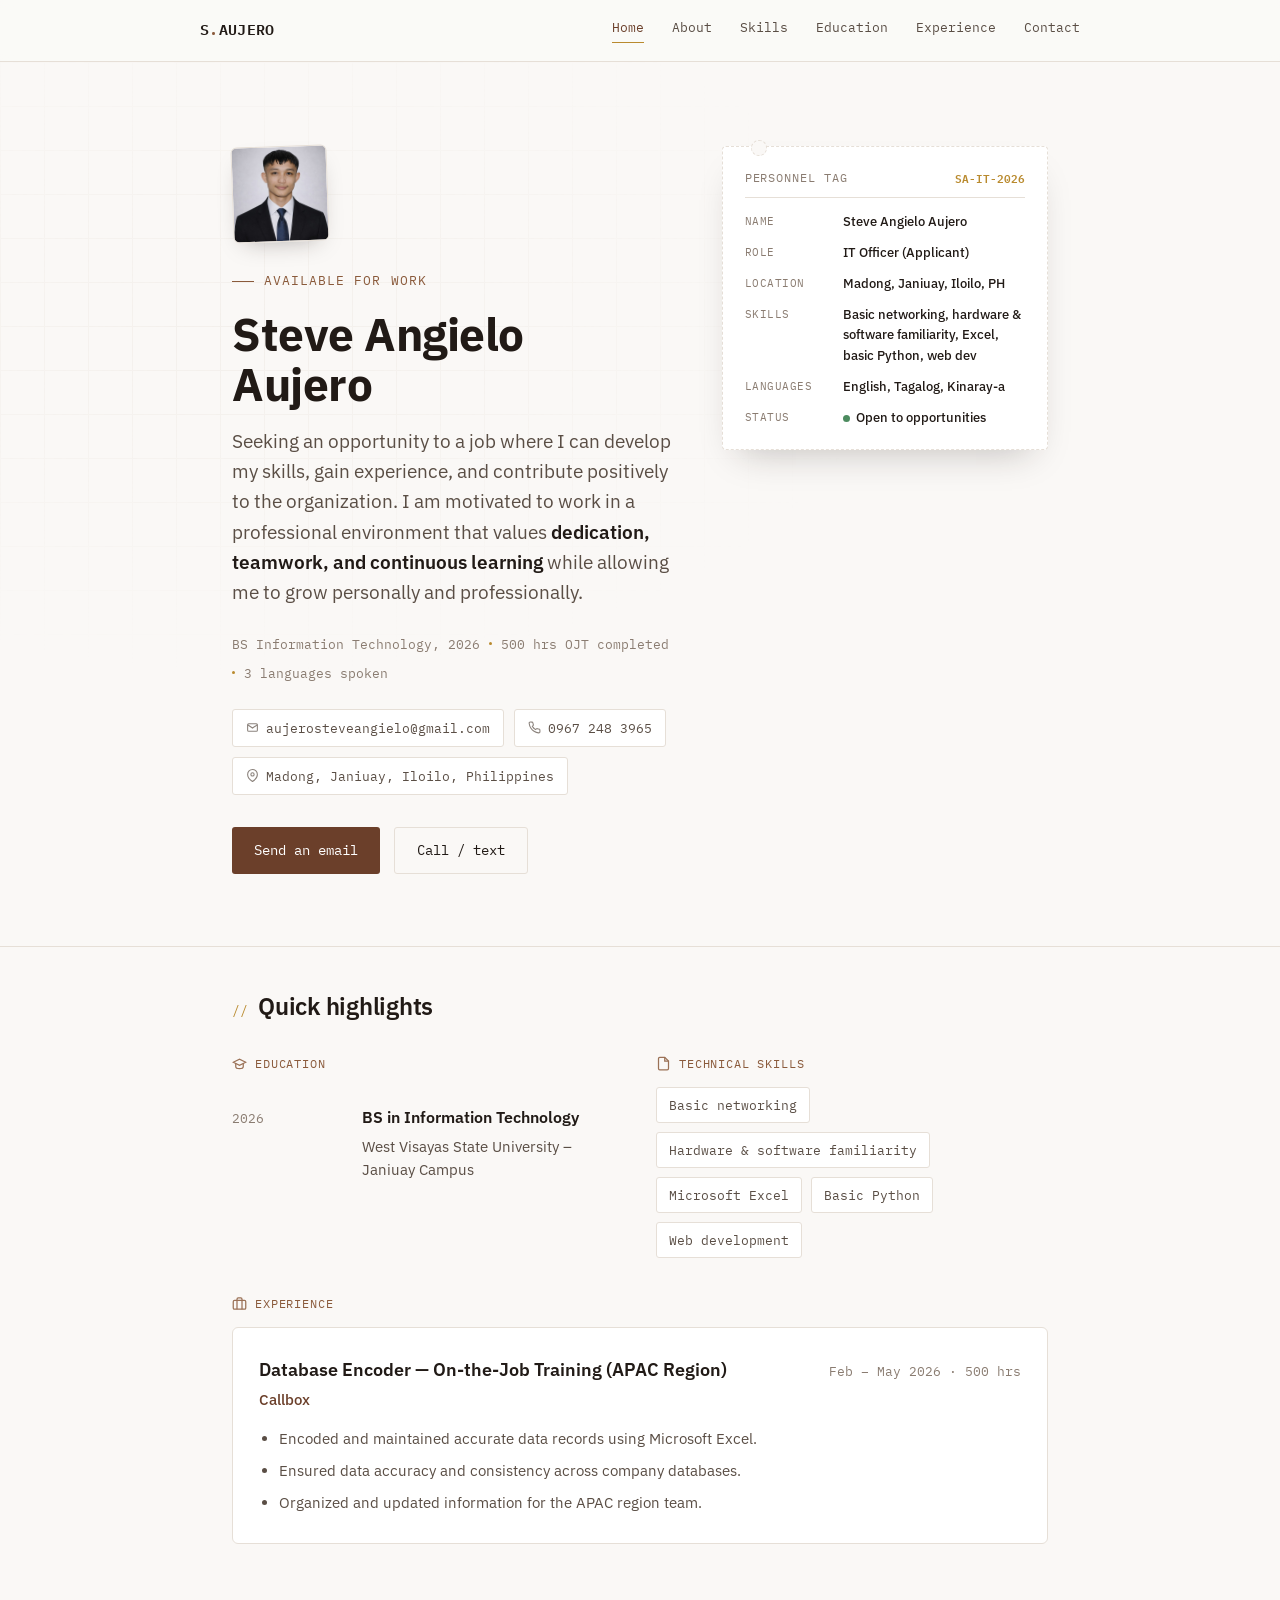
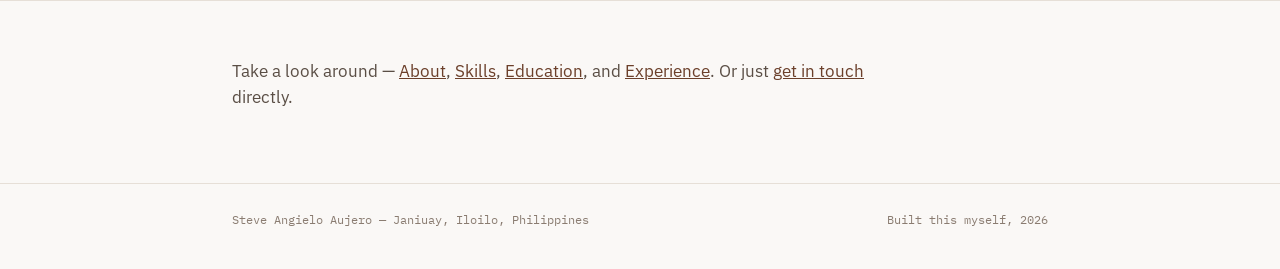
<file: index.html>
<!DOCTYPE html>
<html lang="en">
<head>
<meta charset="UTF-8" />
<meta name="viewport" content="width=device-width, initial-scale=1.0" />
<title>Home — Steve Angielo Aujero</title>
<link rel="preconnect" href="https://fonts.googleapis.com">
<link rel="preconnect" href="https://fonts.gstatic.com" crossorigin>
<link href="https://fonts.googleapis.com/css2?family=IBM+Plex+Sans:wght@400;500;600;700&family=IBM+Plex+Mono:wght@400;500;600&family=Caveat:wght@600&display=swap" rel="stylesheet">
<link rel="stylesheet" href="style.css">
</head>
<body>
<header>
  <div class="wrap nav-inner">
    <a href="index.html" style="text-decoration:none;color:inherit;">
      <div class="brand">S<span class="dot">.</span>AUJERO</div>
    </a>
    <nav class="links">
      <a href="index.html" class="active">Home</a>
      <a href="about.html">About</a>
      <a href="skills.html">Skills</a>
      <a href="education.html">Education</a>
      <a href="experience.html">Experience</a>
      <a href="contact.html">Contact</a>
    </nav>
  </div>
</header>

<main>
  <section class="hero">
    <div class="wrap hero-grid">
      <div>
        <div class="photo-wrap">
        <img class="avatar" src="[data-uri]" alt="Steve Angielo Aujero" />
        </div>
        <div class="eyebrow">Available for work</div>
        <h1>Steve Angielo Aujero</h1>
        <p class="role-line">
          Seeking an opportunity to a job where I can develop my skills, gain
          experience, and contribute positively to the organization. I am
          motivated to work in a professional environment that values
          <strong>dedication, teamwork, and continuous learning</strong>
          while allowing me to grow personally and professionally.
        </p>

        <div class="meta-ticker">
          <span>BS Information Technology, 2026</span>
          <span class="dot-sep"></span>
          <span>500 hrs OJT completed</span>
          <span class="dot-sep"></span>
          <span>3 languages spoken</span>
        </div>

        <div class="contact-chips">
          <span class="chip">
            <svg viewBox="0 0 24 24" fill="none" stroke="currentColor" stroke-width="2"><rect x="3" y="5" width="18" height="14" rx="2"/><path d="M3 7l9 6 9-6"/></svg>
            aujerosteveangielo@gmail.com
          </span>
          <span class="chip">
            <svg viewBox="0 0 24 24" fill="none" stroke="currentColor" stroke-width="2"><path d="M22 16.92v3a2 2 0 0 1-2.18 2 19.79 19.79 0 0 1-8.63-3.07 19.5 19.5 0 0 1-6-6 19.79 19.79 0 0 1-3.07-8.67A2 2 0 0 1 4.11 2h3a2 2 0 0 1 2 1.72c.13.96.36 1.9.68 2.81a2 2 0 0 1-.45 2.11L8.09 9.91a16 16 0 0 0 6 6l1.27-1.27a2 2 0 0 1 2.11-.45c.91.32 1.85.55 2.81.68A2 2 0 0 1 22 16.92z"/></svg>
            0967 248 3965
          </span>
          <span class="chip">
            <svg viewBox="0 0 24 24" fill="none" stroke="currentColor" stroke-width="2"><path d="M21 10c0 7-9 13-9 13s-9-6-9-13a9 9 0 0 1 18 0z"/><circle cx="12" cy="10" r="3"/></svg>
            Madong, Janiuay, Iloilo, Philippines
          </span>
        </div>

        <div class="cta-row">
          <a class="btn btn-primary" href="mailto:aujerosteveangielo@gmail.com">Send an email</a>
          <a class="btn btn-ghost" href="tel:+639672483965">Call / text</a>
        </div>
      </div>

      <div class="asset-tag reveal">
        <div class="asset-tag-head">
          <span class="tag-name">Personnel Tag</span>
          <span class="tag-id">SA-IT-2026</span>
        </div>
        <div class="asset-row">
          <span class="asset-label">Name</span>
          <span class="asset-value">Steve Angielo Aujero</span>
        </div>
        <div class="asset-row">
          <span class="asset-label">Role</span>
          <span class="asset-value">IT Officer (Applicant)</span>
        </div>
        <div class="asset-row">
          <span class="asset-label">Location</span>
          <span class="asset-value">Madong, Janiuay, Iloilo, PH</span>
        </div>
        <div class="asset-row">
          <span class="asset-label">Skills</span>
          <span class="asset-value">Basic networking, hardware &amp; software familiarity, Excel, basic Python, web dev</span>
        </div>
        <div class="asset-row">
          <span class="asset-label">Languages</span>
          <span class="asset-value">English, Tagalog, Kinaray-a</span>
        </div>
        <div class="asset-row">
          <span class="asset-label">Status</span>
          <span class="asset-value asset-status"><span class="status-dot"></span> Open to opportunities</span>
        </div>
      </div>
    </div>
  </section>

  <section style="border-top: 1px solid var(--line); padding-top: 40px;">
    <div class="wrap">
      <div class="sec-head reveal">
        <span class="slashes">//</span>
        <h2>Quick highlights</h2>
      </div>

      <div class="skill-groups reveal" style="margin-bottom: 36px;">
        <div>
          <div class="highlight-head">
            <svg viewBox="0 0 24 24" fill="none" stroke="currentColor" stroke-width="2"><path d="M22 10L12 5 2 10l10 5 10-5z"/><path d="M6 12v5c0 1.5 2.5 3 6 3s6-1.5 6-3v-5"/></svg>
            <div class="skill-group-title">Education</div>
          </div>
          <div class="edu-item" style="border-bottom: none; padding-bottom: 0;">
            <div class="edu-year mono">2026</div>
            <div>
              <p class="edu-degree">BS in Information Technology</p>
              <p class="edu-school">West Visayas State University – Janiuay Campus</p>
            </div>
          </div>
        </div>
        <div>
          <div class="highlight-head">
            <svg viewBox="0 0 24 24" fill="none" stroke="currentColor" stroke-width="2"><path d="M14 2H6a2 2 0 0 0-2 2v16a2 2 0 0 0 2 2h12a2 2 0 0 0 2-2V8z"/><path d="M14 2v6h6"/></svg>
            <div class="skill-group-title">Technical skills</div>
          </div>
          <div class="tag-list">
            <span class="tag">Basic networking</span>
            <span class="tag">Hardware &amp; software familiarity</span>
            <span class="tag">Microsoft Excel</span>
            <span class="tag">Basic Python</span>
            <span class="tag">Web development</span>
          </div>
        </div>
      </div>

      <div class="highlight-head" style="margin-bottom: 14px;">
        <svg viewBox="0 0 24 24" fill="none" stroke="currentColor" stroke-width="2"><rect x="2" y="7" width="20" height="14" rx="2"/><path d="M16 21V5a2 2 0 0 0-2-2h-4a2 2 0 0 0-2 2v16"/></svg>
        <div class="skill-group-title">Experience</div>
      </div>
      <div class="exp-card reveal">
        <div class="exp-top">
          <p class="exp-title">Database Encoder — On-the-Job Training (APAC Region)</p>
          <span class="exp-dates">Feb – May 2026 · 500 hrs</span>
        </div>
        <p class="exp-company">Callbox</p>
        <ul class="exp-list">
          <li>Encoded and maintained accurate data records using Microsoft Excel.</li>
          <li>Ensured data accuracy and consistency across company databases.</li>
          <li>Organized and updated information for the APAC region team.</li>
        </ul>
      </div>
    </div>
  </section>

  <section style="border-top: 1px solid var(--line); padding-top: 40px;">
    <div class="wrap">
      <p class="about-text reveal">
        Take a look around — <a href="about.html" style="color:var(--steel-deep);">About</a>,
        <a href="skills.html" style="color:var(--steel-deep);">Skills</a>,
        <a href="education.html" style="color:var(--steel-deep);">Education</a>,
        and <a href="experience.html" style="color:var(--steel-deep);">Experience</a>.
        Or just <a href="contact.html" style="color:var(--steel-deep);">get in touch</a> directly.
      </p>
    </div>
  </section>
</main>

<footer>
  <div class="wrap footer-row">
    <span>Steve Angielo Aujero — Janiuay, Iloilo, Philippines</span>
    <span>Built this myself, 2026</span>
  </div>
</footer>

<script>
  const revealEls = document.querySelectorAll('.reveal');
  const io = new IntersectionObserver((entries) => {
    entries.forEach((entry) => {
      if (entry.isIntersecting) {
        entry.target.classList.add('visible');
        io.unobserve(entry.target);
      }
    });
  }, { threshold: 0.15 });
  revealEls.forEach((el) => io.observe(el));
</script>
</body>
</html>
</file>
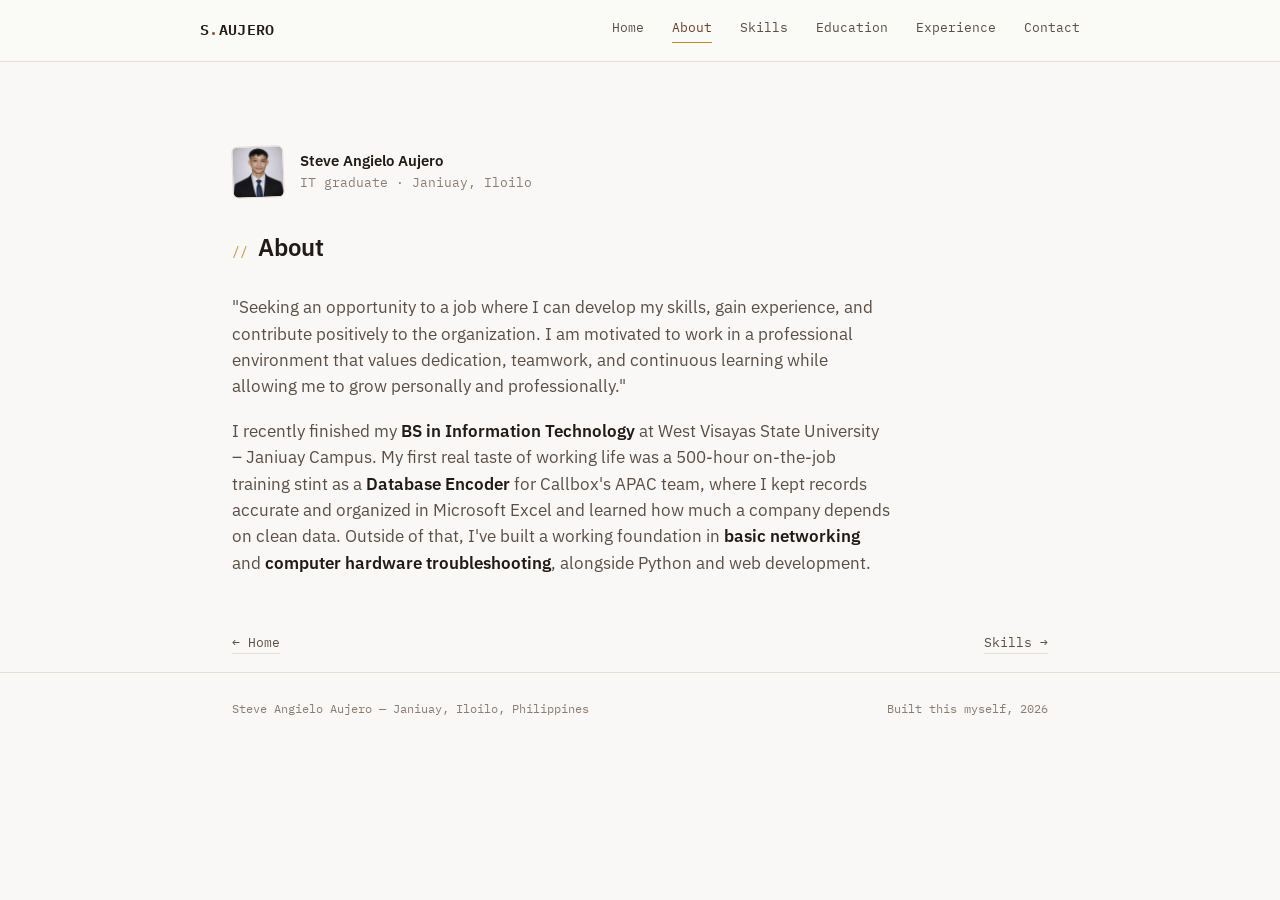
<file: about.html>
<!DOCTYPE html>
<html lang="en">
<head>
<meta charset="UTF-8" />
<meta name="viewport" content="width=device-width, initial-scale=1.0" />
<title>About — Steve Angielo Aujero</title>
<link rel="preconnect" href="https://fonts.googleapis.com">
<link rel="preconnect" href="https://fonts.gstatic.com" crossorigin>
<link href="https://fonts.googleapis.com/css2?family=IBM+Plex+Sans:wght@400;500;600;700&family=IBM+Plex+Mono:wght@400;500;600&family=Caveat:wght@600&display=swap" rel="stylesheet">
<link rel="stylesheet" href="style.css">
</head>
<body>
<header>
  <div class="wrap nav-inner">
    <a href="index.html" style="text-decoration:none;color:inherit;">
      <div class="brand">S<span class="dot">.</span>AUJERO</div>
    </a>
    <nav class="links">
      <a href="index.html">Home</a>
      <a href="about.html" class="active">About</a>
      <a href="skills.html">Skills</a>
      <a href="education.html">Education</a>
      <a href="experience.html">Experience</a>
      <a href="contact.html">Contact</a>
    </nav>
  </div>
</header>

<main>
  <section class="page-header">
    <div class="wrap">
      <div class="mini-hero reveal">
        <img class="mini-avatar" src="[data-uri]" alt="Steve Angielo Aujero" />
        <div class="mini-hero-text">
          <div class="name">Steve Angielo Aujero</div>
          <div class="role">IT graduate · Janiuay, Iloilo</div>
        </div>
      </div>
      <div class="sec-head reveal" style="margin-top:30px;">
        <span class="slashes">//</span>
        <h2>About</h2>
      </div>
      <p class="about-text reveal">
        "Seeking an opportunity to a job where I can develop my skills, gain
        experience, and contribute positively to the organization. I am
        motivated to work in a professional environment that values
        dedication, teamwork, and continuous learning while allowing me to
        grow personally and professionally."
      </p>
      <p class="about-text reveal" style="margin-top: 18px;">
        I recently finished my <strong>BS in Information Technology</strong> at
        West Visayas State University – Janiuay Campus. My first real taste of
        working life was a 500-hour on-the-job training stint as a
        <strong>Database Encoder</strong> for Callbox's APAC team, where I kept
        records accurate and organized in Microsoft Excel and learned how much
        a company depends on clean data. Outside of that, I've built a working
        foundation in <strong>basic networking</strong> and
        <strong>computer hardware troubleshooting</strong>, alongside Python
        and web development.
      </p>
      <div class="page-nav-footer wrap" style="padding-left:0;padding-right:0;">
        <a href="index.html">&larr; Home</a>
        <a href="skills.html">Skills &rarr;</a>
      </div>
    </div>
  </section>
</main>

<footer>
  <div class="wrap footer-row">
    <span>Steve Angielo Aujero — Janiuay, Iloilo, Philippines</span>
    <span>Built this myself, 2026</span>
  </div>
</footer>

<script>
  const revealEls = document.querySelectorAll('.reveal');
  const io = new IntersectionObserver((entries) => {
    entries.forEach((entry) => {
      if (entry.isIntersecting) {
        entry.target.classList.add('visible');
        io.unobserve(entry.target);
      }
    });
  }, { threshold: 0.15 });
  revealEls.forEach((el) => io.observe(el));
</script>
</body>
</html>
</file>
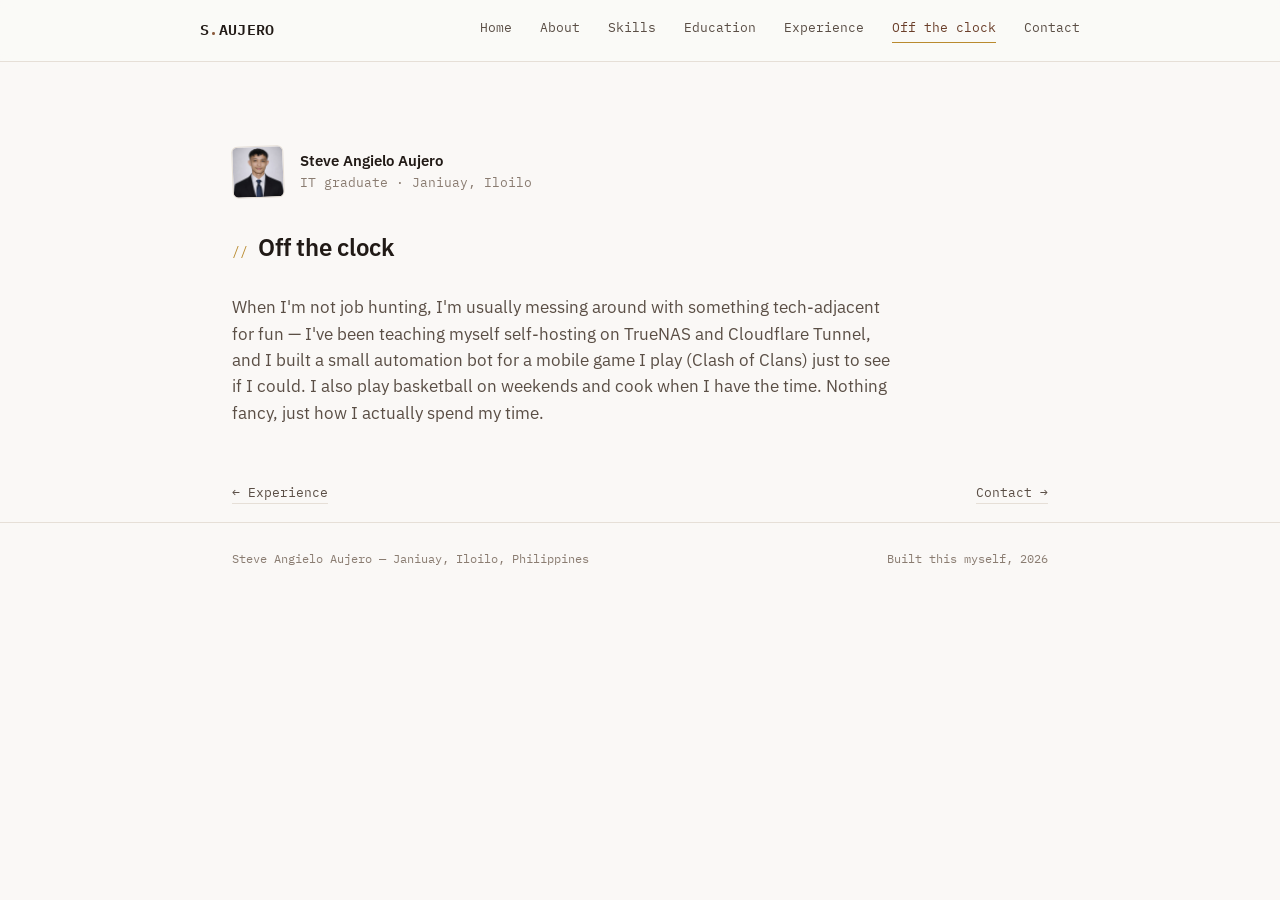
<file: beyond.html>
<!DOCTYPE html>
<html lang="en">
<head>
<meta charset="UTF-8" />
<meta name="viewport" content="width=device-width, initial-scale=1.0" />
<title>Off the clock — Steve Angielo Aujero</title>
<link rel="preconnect" href="https://fonts.googleapis.com">
<link rel="preconnect" href="https://fonts.gstatic.com" crossorigin>
<link href="https://fonts.googleapis.com/css2?family=IBM+Plex+Sans:wght@400;500;600;700&family=IBM+Plex+Mono:wght@400;500;600&family=Caveat:wght@600&display=swap" rel="stylesheet">
<link rel="stylesheet" href="style.css">
</head>
<body>
<header>
  <div class="wrap nav-inner">
    <a href="index.html" style="text-decoration:none;color:inherit;">
      <div class="brand">S<span class="dot">.</span>AUJERO</div>
    </a>
    <nav class="links">
      <a href="index.html">Home</a>
      <a href="about.html">About</a>
      <a href="skills.html">Skills</a>
      <a href="education.html">Education</a>
      <a href="experience.html">Experience</a>
      <a href="beyond.html" class="active">Off the clock</a>
      <a href="contact.html">Contact</a>
    </nav>
  </div>
</header>

<main>
  <section class="page-header">
    <div class="wrap">
      <div class="mini-hero reveal">
        <img class="mini-avatar" src="[data-uri]" alt="Steve Angielo Aujero" />
        <div class="mini-hero-text">
          <div class="name">Steve Angielo Aujero</div>
          <div class="role">IT graduate · Janiuay, Iloilo</div>
        </div>
      </div>
      <div class="sec-head reveal" style="margin-top:30px;">
        <span class="slashes">//</span>
        <h2>Off the clock</h2>
      </div>
      <p class="about-text reveal">
        When I'm not job hunting, I'm usually messing around with something
        tech-adjacent for fun — I've been teaching myself self-hosting on
        TrueNAS and Cloudflare Tunnel, and I built a small automation bot for
        a mobile game I play (Clash of Clans) just to see if I could. I also
        play basketball on weekends and cook when I have the time. Nothing
        fancy, just how I actually spend my time.
      </p>
      <div class="page-nav-footer wrap" style="padding-left:0;padding-right:0;">
        <a href="experience.html">&larr; Experience</a>
        <a href="contact.html">Contact &rarr;</a>
      </div>
    </div>
  </section>
</main>

<footer>
  <div class="wrap footer-row">
    <span>Steve Angielo Aujero — Janiuay, Iloilo, Philippines</span>
    <span>Built this myself, 2026</span>
  </div>
</footer>

<script>
  const revealEls = document.querySelectorAll('.reveal');
  const io = new IntersectionObserver((entries) => {
    entries.forEach((entry) => {
      if (entry.isIntersecting) {
        entry.target.classList.add('visible');
        io.unobserve(entry.target);
      }
    });
  }, { threshold: 0.15 });
  revealEls.forEach((el) => io.observe(el));
</script>
</body>
</html>
</file>
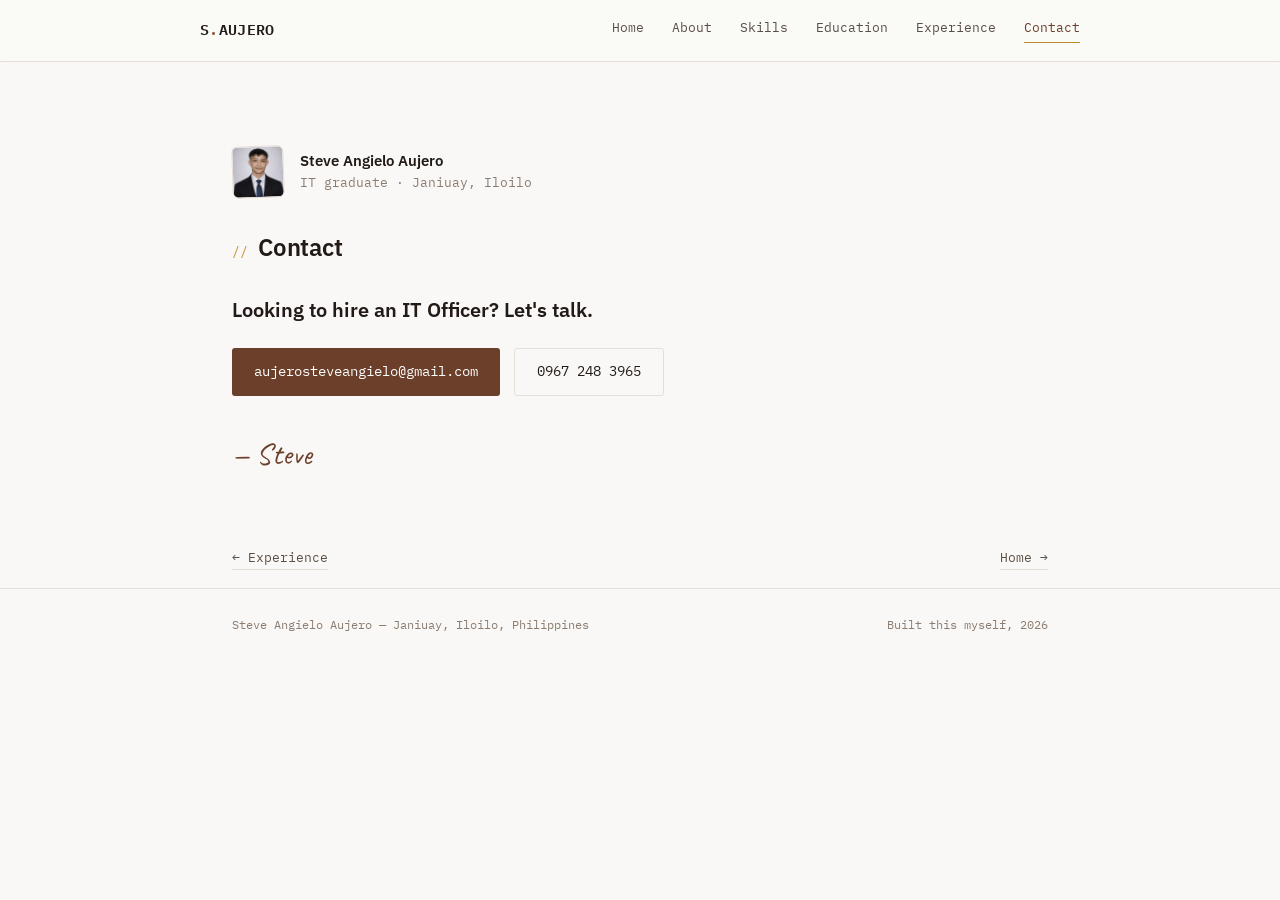
<file: contact.html>
<!DOCTYPE html>
<html lang="en">
<head>
<meta charset="UTF-8" />
<meta name="viewport" content="width=device-width, initial-scale=1.0" />
<title>Contact — Steve Angielo Aujero</title>
<link rel="preconnect" href="https://fonts.googleapis.com">
<link rel="preconnect" href="https://fonts.gstatic.com" crossorigin>
<link href="https://fonts.googleapis.com/css2?family=IBM+Plex+Sans:wght@400;500;600;700&family=IBM+Plex+Mono:wght@400;500;600&family=Caveat:wght@600&display=swap" rel="stylesheet">
<link rel="stylesheet" href="style.css">
</head>
<body>
<header>
  <div class="wrap nav-inner">
    <a href="index.html" style="text-decoration:none;color:inherit;">
      <div class="brand">S<span class="dot">.</span>AUJERO</div>
    </a>
    <nav class="links">
      <a href="index.html">Home</a>
      <a href="about.html">About</a>
      <a href="skills.html">Skills</a>
      <a href="education.html">Education</a>
      <a href="experience.html">Experience</a>
      <a href="contact.html" class="active">Contact</a>
    </nav>
  </div>
</header>

<main>
  <section class="page-header contact-section">
    <div class="wrap">
      <div class="mini-hero reveal">
        <img class="mini-avatar" src="[data-uri]" alt="Steve Angielo Aujero" />
        <div class="mini-hero-text">
          <div class="name">Steve Angielo Aujero</div>
          <div class="role">IT graduate · Janiuay, Iloilo</div>
        </div>
      </div>
      <div class="sec-head reveal" style="margin-top:30px;">
        <span class="slashes">//</span>
        <h2>Contact</h2>
      </div>
      <p class="contact-lead reveal">Looking to hire an IT Officer? Let's talk.</p>
      <div class="cta-row reveal">
        <a class="btn btn-primary" href="mailto:aujerosteveangielo@gmail.com">aujerosteveangielo@gmail.com</a>
        <a class="btn btn-ghost" href="tel:+639672483965">0967 248 3965</a>
      </div>
      <p class="reveal signature" style="margin-top: 34px;">— Steve</p>
      <div class="page-nav-footer wrap" style="padding-left:0;padding-right:0;">
        <a href="experience.html">&larr; Experience</a>
        <a href="index.html">Home &rarr;</a>
      </div>
    </div>
  </section>
</main>

<footer>
  <div class="wrap footer-row">
    <span>Steve Angielo Aujero — Janiuay, Iloilo, Philippines</span>
    <span>Built this myself, 2026</span>
  </div>
</footer>

<script>
  const revealEls = document.querySelectorAll('.reveal');
  const io = new IntersectionObserver((entries) => {
    entries.forEach((entry) => {
      if (entry.isIntersecting) {
        entry.target.classList.add('visible');
        io.unobserve(entry.target);
      }
    });
  }, { threshold: 0.15 });
  revealEls.forEach((el) => io.observe(el));
</script>
</body>
</html>
</file>
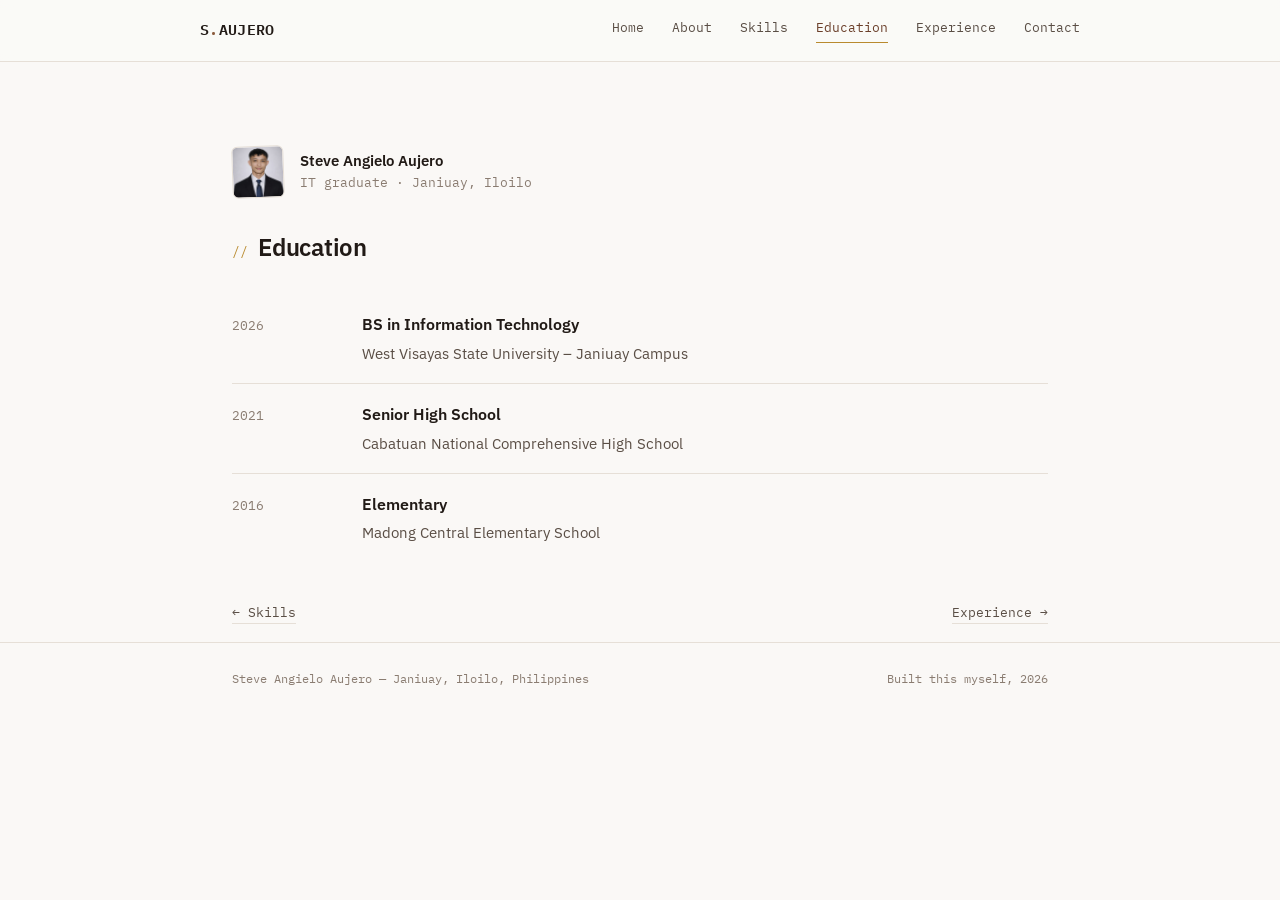
<file: education.html>
<!DOCTYPE html>
<html lang="en">
<head>
<meta charset="UTF-8" />
<meta name="viewport" content="width=device-width, initial-scale=1.0" />
<title>Education — Steve Angielo Aujero</title>
<link rel="preconnect" href="https://fonts.googleapis.com">
<link rel="preconnect" href="https://fonts.gstatic.com" crossorigin>
<link href="https://fonts.googleapis.com/css2?family=IBM+Plex+Sans:wght@400;500;600;700&family=IBM+Plex+Mono:wght@400;500;600&family=Caveat:wght@600&display=swap" rel="stylesheet">
<link rel="stylesheet" href="style.css">
</head>
<body>
<header>
  <div class="wrap nav-inner">
    <a href="index.html" style="text-decoration:none;color:inherit;">
      <div class="brand">S<span class="dot">.</span>AUJERO</div>
    </a>
    <nav class="links">
      <a href="index.html">Home</a>
      <a href="about.html">About</a>
      <a href="skills.html">Skills</a>
      <a href="education.html" class="active">Education</a>
      <a href="experience.html">Experience</a>
      <a href="contact.html">Contact</a>
    </nav>
  </div>
</header>

<main>
  <section class="page-header">
    <div class="wrap">
      <div class="mini-hero reveal">
        <img class="mini-avatar" src="[data-uri]" alt="Steve Angielo Aujero" />
        <div class="mini-hero-text">
          <div class="name">Steve Angielo Aujero</div>
          <div class="role">IT graduate · Janiuay, Iloilo</div>
        </div>
      </div>
      <div class="sec-head reveal" style="margin-top:30px;">
        <span class="slashes">//</span>
        <h2>Education</h2>
      </div>
      <div class="reveal">
        <div class="edu-item">
          <div class="edu-year mono">2026</div>
          <div>
            <p class="edu-degree">BS in Information Technology</p>
            <p class="edu-school">West Visayas State University – Janiuay Campus</p>
          </div>
        </div>
        <div class="edu-item">
          <div class="edu-year mono">2021</div>
          <div>
            <p class="edu-degree">Senior High School</p>
            <p class="edu-school">Cabatuan National Comprehensive High School</p>
          </div>
        </div>
        <div class="edu-item">
          <div class="edu-year mono">2016</div>
          <div>
            <p class="edu-degree">Elementary</p>
            <p class="edu-school">Madong Central Elementary School</p>
          </div>
        </div>
      </div>
      <div class="page-nav-footer wrap" style="padding-left:0;padding-right:0;">
        <a href="skills.html">&larr; Skills</a>
        <a href="experience.html">Experience &rarr;</a>
      </div>
    </div>
  </section>
</main>

<footer>
  <div class="wrap footer-row">
    <span>Steve Angielo Aujero — Janiuay, Iloilo, Philippines</span>
    <span>Built this myself, 2026</span>
  </div>
</footer>

<script>
  const revealEls = document.querySelectorAll('.reveal');
  const io = new IntersectionObserver((entries) => {
    entries.forEach((entry) => {
      if (entry.isIntersecting) {
        entry.target.classList.add('visible');
        io.unobserve(entry.target);
      }
    });
  }, { threshold: 0.15 });
  revealEls.forEach((el) => io.observe(el));
</script>
</body>
</html>
</file>
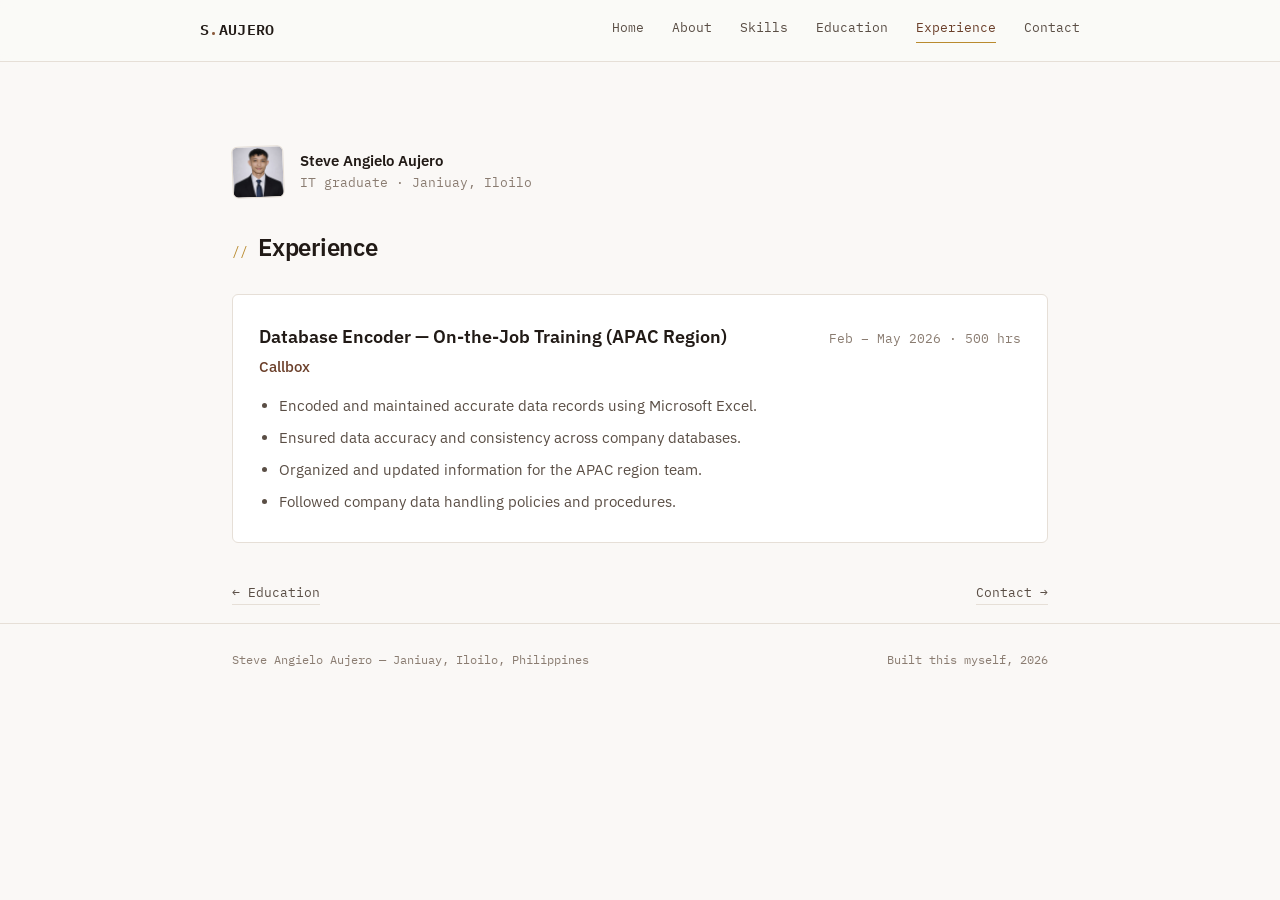
<file: experience.html>
<!DOCTYPE html>
<html lang="en">
<head>
<meta charset="UTF-8" />
<meta name="viewport" content="width=device-width, initial-scale=1.0" />
<title>Experience — Steve Angielo Aujero</title>
<link rel="preconnect" href="https://fonts.googleapis.com">
<link rel="preconnect" href="https://fonts.gstatic.com" crossorigin>
<link href="https://fonts.googleapis.com/css2?family=IBM+Plex+Sans:wght@400;500;600;700&family=IBM+Plex+Mono:wght@400;500;600&family=Caveat:wght@600&display=swap" rel="stylesheet">
<link rel="stylesheet" href="style.css">
</head>
<body>
<header>
  <div class="wrap nav-inner">
    <a href="index.html" style="text-decoration:none;color:inherit;">
      <div class="brand">S<span class="dot">.</span>AUJERO</div>
    </a>
    <nav class="links">
      <a href="index.html">Home</a>
      <a href="about.html">About</a>
      <a href="skills.html">Skills</a>
      <a href="education.html">Education</a>
      <a href="experience.html" class="active">Experience</a>
      <a href="contact.html">Contact</a>
    </nav>
  </div>
</header>

<main>
  <section class="page-header">
    <div class="wrap">
      <div class="mini-hero reveal">
        <img class="mini-avatar" src="[data-uri]" alt="Steve Angielo Aujero" />
        <div class="mini-hero-text">
          <div class="name">Steve Angielo Aujero</div>
          <div class="role">IT graduate · Janiuay, Iloilo</div>
        </div>
      </div>
      <div class="sec-head reveal" style="margin-top:30px;">
        <span class="slashes">//</span>
        <h2>Experience</h2>
      </div>
      <div class="exp-card reveal">
        <div class="exp-top">
          <p class="exp-title">Database Encoder — On-the-Job Training (APAC Region)</p>
          <span class="exp-dates">Feb – May 2026 · 500 hrs</span>
        </div>
        <p class="exp-company">Callbox</p>
        <ul class="exp-list">
          <li>Encoded and maintained accurate data records using Microsoft Excel.</li>
          <li>Ensured data accuracy and consistency across company databases.</li>
          <li>Organized and updated information for the APAC region team.</li>
          <li>Followed company data handling policies and procedures.</li>
        </ul>
      </div>
      <div class="page-nav-footer wrap" style="padding-left:0;padding-right:0;">
        <a href="education.html">&larr; Education</a>
        <a href="contact.html">Contact &rarr;</a>
      </div>
    </div>
  </section>
</main>

<footer>
  <div class="wrap footer-row">
    <span>Steve Angielo Aujero — Janiuay, Iloilo, Philippines</span>
    <span>Built this myself, 2026</span>
  </div>
</footer>

<script>
  const revealEls = document.querySelectorAll('.reveal');
  const io = new IntersectionObserver((entries) => {
    entries.forEach((entry) => {
      if (entry.isIntersecting) {
        entry.target.classList.add('visible');
        io.unobserve(entry.target);
      }
    });
  }, { threshold: 0.15 });
  revealEls.forEach((el) => io.observe(el));
</script>
</body>
</html>
</file>
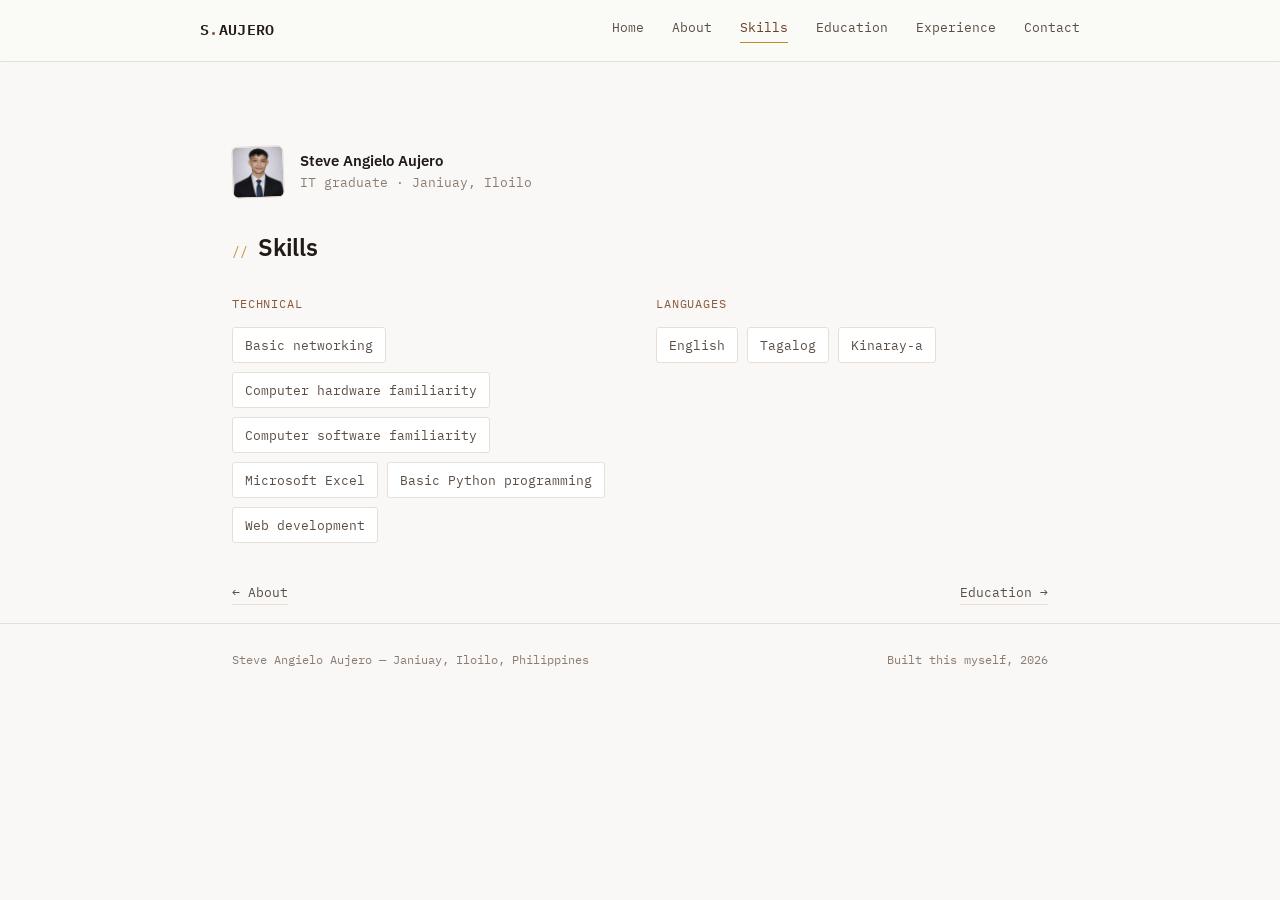
<file: skills.html>
<!DOCTYPE html>
<html lang="en">
<head>
<meta charset="UTF-8" />
<meta name="viewport" content="width=device-width, initial-scale=1.0" />
<title>Skills — Steve Angielo Aujero</title>
<link rel="preconnect" href="https://fonts.googleapis.com">
<link rel="preconnect" href="https://fonts.gstatic.com" crossorigin>
<link href="https://fonts.googleapis.com/css2?family=IBM+Plex+Sans:wght@400;500;600;700&family=IBM+Plex+Mono:wght@400;500;600&family=Caveat:wght@600&display=swap" rel="stylesheet">
<link rel="stylesheet" href="style.css">
</head>
<body>
<header>
  <div class="wrap nav-inner">
    <a href="index.html" style="text-decoration:none;color:inherit;">
      <div class="brand">S<span class="dot">.</span>AUJERO</div>
    </a>
    <nav class="links">
      <a href="index.html">Home</a>
      <a href="about.html">About</a>
      <a href="skills.html" class="active">Skills</a>
      <a href="education.html">Education</a>
      <a href="experience.html">Experience</a>
      <a href="contact.html">Contact</a>
    </nav>
  </div>
</header>

<main>
  <section class="page-header">
    <div class="wrap">
      <div class="mini-hero reveal">
        <img class="mini-avatar" src="[data-uri]" alt="Steve Angielo Aujero" />
        <div class="mini-hero-text">
          <div class="name">Steve Angielo Aujero</div>
          <div class="role">IT graduate · Janiuay, Iloilo</div>
        </div>
      </div>
      <div class="sec-head reveal" style="margin-top:30px;">
        <span class="slashes">//</span>
        <h2>Skills</h2>
      </div>
      <div class="skill-groups reveal">
        <div>
          <div class="skill-group-title">Technical</div>
          <div class="tag-list">
            <span class="tag">Basic networking</span>
            <span class="tag">Computer hardware familiarity</span>
            <span class="tag">Computer software familiarity</span>
            <span class="tag">Microsoft Excel</span>
            <span class="tag">Basic Python programming</span>
            <span class="tag">Web development</span>
          </div>
        </div>
        <div>
          <div class="skill-group-title">Languages</div>
          <div class="tag-list">
            <span class="tag">English</span>
            <span class="tag">Tagalog</span>
            <span class="tag">Kinaray-a</span>
          </div>
        </div>
      </div>
      <div class="page-nav-footer wrap" style="padding-left:0;padding-right:0;">
        <a href="about.html">&larr; About</a>
        <a href="education.html">Education &rarr;</a>
      </div>
    </div>
  </section>
</main>

<footer>
  <div class="wrap footer-row">
    <span>Steve Angielo Aujero — Janiuay, Iloilo, Philippines</span>
    <span>Built this myself, 2026</span>
  </div>
</footer>

<script>
  const revealEls = document.querySelectorAll('.reveal');
  const io = new IntersectionObserver((entries) => {
    entries.forEach((entry) => {
      if (entry.isIntersecting) {
        entry.target.classList.add('visible');
        io.unobserve(entry.target);
      }
    });
  }, { threshold: 0.15 });
  revealEls.forEach((el) => io.observe(el));
</script>
</body>
</html>
</file>
<file: style.css>
:root {
    --paper: #FAF8F6;
    --paper-raised: #FFFFFF;
    --ink: #211A16;
    --ink-soft: #5A4E45;
    --muted: #8A7C71;
    --line: #E6DFD7;
    --steel: #8A5A3B;
    --steel-deep: #6B3F2A;
    --brass: #B98A2E;
    --brass-soft: #F4EBD8;
    --radius: 3px;
  }

  * { box-sizing: border-box; }

  html { scroll-behavior: smooth; }

  body {
    margin: 0;
    background: var(--paper);
    color: var(--ink);
    font-family: 'IBM Plex Sans', sans-serif;
    line-height: 1.6;
    -webkit-font-smoothing: antialiased;
  }

  a { color: inherit; }

  .mono {
    font-family: 'IBM Plex Mono', monospace;
  }

  .wrap {
    max-width: 880px;
    margin: 0 auto;
    padding: 0 32px;
  }

  /* ---------- Header ---------- */
  header {
    position: sticky;
    top: 0;
    z-index: 50;
    background: rgba(250, 250, 248, 0.88);
    backdrop-filter: blur(6px);
    border-bottom: 1px solid var(--line);
  }

  .nav-inner {
    display: flex;
    align-items: center;
    justify-content: space-between;
    padding: 18px 0;
  }

  .brand {
    font-family: 'IBM Plex Mono', monospace;
    font-weight: 600;
    font-size: 15px;
    letter-spacing: 0.02em;
  }

  .brand .dot { color: var(--steel); }

  .avatar {
    width: 96px;
    height: 96px;
    border-radius: 6px;
    object-fit: cover;
    border: 1px solid var(--line);
    box-shadow: 0 10px 24px -12px rgba(33, 26, 22, 0.35);
    margin-bottom: 22px;
    transform: rotate(-2deg);
  }

  .signature {
    font-family: 'Caveat', cursive;
    font-size: 30px;
    color: var(--steel-deep);
    display: inline-block;
    transform: rotate(-1.5deg);
  }

  nav.links {
    display: flex;
    gap: 28px;
    font-family: 'IBM Plex Mono', monospace;
    font-size: 13px;
  }

  nav.links a {
    text-decoration: none;
    color: var(--ink-soft);
    padding-bottom: 3px;
    border-bottom: 1px solid transparent;
    transition: border-color 0.2s ease, color 0.2s ease;
  }

  nav.links a:hover {
    color: var(--steel-deep);
    border-color: var(--steel);
  }

  .nav-toggle { display: none; }

  /* ---------- Hero ---------- */
  .hero {
    padding: 84px 0 72px;
  }

  .hero-grid {
    display: grid;
    grid-template-columns: 1.15fr 0.85fr;
    gap: 48px;
    align-items: start;
  }

  .eyebrow {
    font-family: 'IBM Plex Mono', monospace;
    font-size: 13px;
    color: var(--steel);
    letter-spacing: 0.08em;
    text-transform: uppercase;
    margin-bottom: 18px;
    display: flex;
    align-items: center;
    gap: 10px;
  }

  .eyebrow::before {
    content: '';
    width: 22px;
    height: 1px;
    background: var(--steel);
    display: inline-block;
  }

  h1 {
    font-size: 46px;
    line-height: 1.08;
    margin: 0 0 16px;
    font-weight: 700;
    letter-spacing: -0.01em;
  }

  .role-line {
    font-size: 19px;
    color: var(--ink-soft);
    margin: 0 0 26px;
    max-width: 46ch;
  }

  .role-line strong { color: var(--ink); font-weight: 600; }

  .contact-chips {
    display: flex;
    flex-wrap: wrap;
    gap: 10px;
    margin-bottom: 32px;
  }

  .chip {
    font-family: 'IBM Plex Mono', monospace;
    font-size: 12.5px;
    padding: 8px 13px;
    border: 1px solid var(--line);
    border-radius: var(--radius);
    background: var(--paper-raised);
    color: var(--ink-soft);
    display: inline-flex;
    align-items: center;
    gap: 7px;
  }

  .chip svg { width: 13px; height: 13px; opacity: 0.7; }

  .cta-row {
    display: flex;
    gap: 14px;
    flex-wrap: wrap;
  }

  .btn {
    font-family: 'IBM Plex Mono', monospace;
    font-size: 13.5px;
    padding: 12px 22px;
    border-radius: var(--radius);
    text-decoration: none;
    display: inline-flex;
    align-items: center;
    gap: 8px;
    transition: transform 0.15s ease, box-shadow 0.15s ease;
  }

  .btn-primary {
    background: var(--steel-deep);
    color: #fff;
  }

  .btn-primary:hover {
    transform: translateY(-1px);
    box-shadow: 0 6px 14px rgba(34, 62, 88, 0.28);
  }

  .btn-ghost {
    background: transparent;
    border: 1px solid var(--line);
    color: var(--ink);
  }

  .btn-ghost:hover {
    border-color: var(--steel);
    color: var(--steel-deep);
  }

  /* ---------- Asset tag card (signature element) ---------- */
  .asset-tag {
    background: #FFFFFF;
    border: 1.5px dashed var(--line);
    border-radius: 4px;
    padding: 22px 22px 20px;
    transform: rotate(1deg);
    box-shadow: 0 18px 36px -18px rgba(33, 26, 22, 0.28);
    position: relative;
  }

  .asset-tag::before {
    content: '';
    position: absolute;
    top: -7px;
    left: 28px;
    width: 14px;
    height: 14px;
    background: var(--paper);
    border: 1.5px dashed var(--line);
    border-radius: 50%;
  }

  .asset-tag-head {
    display: flex;
    justify-content: space-between;
    align-items: center;
    border-bottom: 1px solid var(--line);
    padding-bottom: 10px;
    margin-bottom: 14px;
  }

  .asset-tag-head .tag-name {
    font-family: 'IBM Plex Mono', monospace;
    font-size: 11.5px;
    letter-spacing: 0.08em;
    color: var(--muted);
    text-transform: uppercase;
  }

  .asset-tag-head .tag-id {
    font-family: 'IBM Plex Mono', monospace;
    font-size: 11px;
    color: var(--brass);
    font-weight: 600;
  }

  .asset-row {
    display: grid;
    grid-template-columns: 88px 1fr;
    gap: 10px;
    margin-bottom: 10px;
    font-size: 13px;
  }

  .asset-row:last-of-type { margin-bottom: 0; }

  .asset-label {
    font-family: 'IBM Plex Mono', monospace;
    font-size: 11px;
    color: var(--muted);
    text-transform: uppercase;
    letter-spacing: 0.05em;
    padding-top: 1px;
  }

  .asset-value {
    color: var(--ink);
    font-weight: 500;
  }

  .asset-status {
    display: inline-flex;
    align-items: center;
    gap: 6px;
  }

  .status-dot {
    width: 7px;
    height: 7px;
    border-radius: 50%;
    background: #4C8B5F;
    display: inline-block;
    animation: pulse 1.8s ease-in-out infinite;
  }

  @keyframes pulse {
    0%, 100% { opacity: 1; }
    50% { opacity: 0.4; }
  }

  .barcode {
    display: flex;
    align-items: flex-end;
    gap: 2px;
    height: 26px;
    margin-top: 16px;
  }

  .barcode span {
    background: var(--ink);
    width: 2px;
    display: inline-block;
  }

  /* ---------- Section headers (code-comment style) ---------- */
  section { padding: 56px 0; border-top: 1px solid var(--line); }
  section:first-of-type { border-top: none; }

  .sec-head {
    font-family: 'IBM Plex Mono', monospace;
    font-size: 13px;
    color: var(--muted);
    margin-bottom: 28px;
    display: flex;
    align-items: baseline;
    gap: 10px;
  }

  .sec-head .slashes { color: var(--brass); }

  .sec-head h2 {
    font-family: 'IBM Plex Sans', sans-serif;
    font-size: 24px;
    font-weight: 600;
    color: var(--ink);
    margin: 0;
    letter-spacing: -0.01em;
  }

  /* ---------- About ---------- */
  .about-text {
    max-width: 66ch;
    font-size: 16.5px;
    color: var(--ink-soft);
  }

  .about-text strong { color: var(--ink); font-weight: 600; }

  /* ---------- Skills ---------- */
  .skill-groups {
    display: grid;
    grid-template-columns: 1fr 1fr;
    gap: 32px;
  }

  .skill-group-title {
    font-family: 'IBM Plex Mono', monospace;
    font-size: 12px;
    text-transform: uppercase;
    letter-spacing: 0.07em;
    color: var(--steel);
    margin-bottom: 14px;
  }

  .tag-list {
    display: flex;
    flex-wrap: wrap;
    gap: 9px;
  }

  .tag {
    font-family: 'IBM Plex Mono', monospace;
    font-size: 12.5px;
    padding: 7px 12px;
    border: 1px solid var(--line);
    border-radius: var(--radius);
    background: var(--paper-raised);
    color: var(--ink-soft);
    transition: border-color 0.2s ease, color 0.2s ease, background 0.2s ease;
  }

  .tag:hover {
    border-color: var(--brass);
    color: var(--ink);
    background: var(--brass-soft);
  }

  /* ---------- Education ---------- */
  .edu-item {
    display: grid;
    grid-template-columns: 110px 1fr;
    gap: 20px;
    padding: 18px 0;
    border-bottom: 1px solid var(--line);
  }

  .edu-item:last-child { border-bottom: none; }

  .edu-year {
    font-family: 'IBM Plex Mono', monospace;
    font-size: 12.5px;
    color: var(--muted);
    padding-top: 3px;
  }

  .edu-degree {
    font-size: 16px;
    font-weight: 600;
    margin: 0 0 4px;
  }

  .edu-school {
    font-size: 14.5px;
    color: var(--ink-soft);
    margin: 0;
  }

  /* ---------- Experience ---------- */
  .exp-card {
    background: var(--paper-raised);
    border: 1px solid var(--line);
    border-radius: 6px;
    padding: 28px 26px;
  }

  .exp-top {
    display: flex;
    justify-content: space-between;
    align-items: baseline;
    flex-wrap: wrap;
    gap: 8px;
    margin-bottom: 4px;
  }

  .exp-title {
    font-size: 17.5px;
    font-weight: 600;
    margin: 0;
  }

  .exp-dates {
    font-family: 'IBM Plex Mono', monospace;
    font-size: 12.5px;
    color: var(--muted);
  }

  .exp-company {
    font-size: 14.5px;
    color: var(--steel-deep);
    font-weight: 500;
    margin: 0 0 16px;
  }

  .exp-list {
    margin: 0;
    padding-left: 20px;
    color: var(--ink-soft);
  }

  .exp-list li { margin-bottom: 8px; font-size: 15px; }
  .exp-list li:last-child { margin-bottom: 0; }

  /* ---------- Contact / footer ---------- */
  .contact-section {
    text-align: left;
  }

  .contact-lead {
    font-size: 20px;
    font-weight: 600;
    max-width: 40ch;
    margin: 0 0 22px;
  }

  footer {
    border-top: 1px solid var(--line);
    padding: 26px 0 40px;
  }

  .footer-row {
    display: flex;
    justify-content: space-between;
    align-items: center;
    flex-wrap: wrap;
    gap: 12px;
    font-family: 'IBM Plex Mono', monospace;
    font-size: 12px;
    color: var(--muted);
  }

  /* ---------- Reveal animation ---------- */
  .reveal {
    opacity: 0;
    transform: translateY(14px);
    transition: opacity 0.6s ease, transform 0.6s ease;
  }
  .reveal.visible {
    opacity: 1;
    transform: translateY(0);
  }

  @media (prefers-reduced-motion: reduce) {
    .reveal { opacity: 1; transform: none; transition: none; }
    .cursor { animation: none; }
  }

  /* ---------- Responsive ---------- */
  @media (max-width: 760px) {
    nav.links { display: none; }
    .hero-grid { grid-template-columns: 1fr; }
    h1 { font-size: 34px; }
    .skill-groups { grid-template-columns: 1fr; }
    .wrap { padding: 0 20px; }
    .edu-item { grid-template-columns: 1fr; gap: 4px; }
  }

/* ---------- Multi-page additions ---------- */
nav.links a.active {
  color: var(--steel-deep);
  border-color: var(--brass);
}

/* ---------- Home: hero texture (scoped to homepage only) ---------- */
.hero {
  position: relative;
  overflow: hidden;
}

.hero::before {
  content: '';
  position: absolute;
  inset: 0;
  background-image:
    linear-gradient(var(--line) 1px, transparent 1px),
    linear-gradient(90deg, var(--line) 1px, transparent 1px);
  background-size: 44px 44px;
  opacity: 0.35;
  mask-image: radial-gradient(ellipse 70% 55% at 20% 30%, black 0%, transparent 72%);
  -webkit-mask-image: radial-gradient(ellipse 70% 55% at 20% 30%, black 0%, transparent 72%);
  pointer-events: none;
}

.hero .wrap { position: relative; z-index: 1; }

/* ---------- Home: photo wrap ---------- */
.photo-wrap {
  position: relative;
  display: inline-block;
}

/* ---------- Home: meta ticker ---------- */
.meta-ticker {
  display: flex;
  flex-wrap: wrap;
  align-items: center;
  gap: 9px;
  font-family: 'IBM Plex Mono', monospace;
  font-size: 12.5px;
  color: var(--muted);
  margin-bottom: 26px;
}

.meta-ticker .dot-sep {
  width: 3px;
  height: 3px;
  border-radius: 50%;
  background: var(--brass);
  display: inline-block;
}

/* ---------- Home: highlight icons ---------- */
.highlight-head {
  display: flex;
  align-items: center;
  gap: 8px;
  margin-bottom: 14px;
}

.highlight-head svg {
  width: 15px;
  height: 15px;
  color: var(--steel);
  opacity: 0.85;
  flex-shrink: 0;
}

.highlight-head .skill-group-title { margin-bottom: 0; }

@media (max-width: 760px) {
  .hero::before { background-size: 32px 32px; }
}

.page-header {
  padding: 64px 0 8px;
}

.page-eyebrow {
  font-family: 'IBM Plex Mono', monospace;
  font-size: 12.5px;
  color: var(--muted);
  margin-bottom: 10px;
}

.page-eyebrow a {
  color: var(--steel-deep);
  text-decoration: none;
  border-bottom: 1px solid var(--line);
}

.page-eyebrow a:hover { border-color: var(--brass); }

.page-title {
  font-size: 34px;
  font-weight: 700;
  margin: 0 0 6px;
  letter-spacing: -0.01em;
}

.mini-hero {
  display: flex;
  align-items: center;
  gap: 16px;
  padding: 20px 0 0;
}

.mini-avatar {
  width: 52px;
  height: 52px;
  border-radius: 6px;
  object-fit: cover;
  border: 1px solid var(--line);
  transform: rotate(-2deg);
}

.mini-hero-text .name {
  font-weight: 600;
  font-size: 15px;
}

.mini-hero-text .role {
  font-size: 13px;
  color: var(--muted);
  font-family: 'IBM Plex Mono', monospace;
}

.page-nav-footer {
  display: flex;
  justify-content: space-between;
  padding: 40px 0 10px;
  font-family: 'IBM Plex Mono', monospace;
  font-size: 13px;
}

.page-nav-footer a {
  text-decoration: none;
  color: var(--ink-soft);
  border-bottom: 1px solid var(--line);
}

.page-nav-footer a:hover { color: var(--steel-deep); border-color: var(--brass); }
</file>
